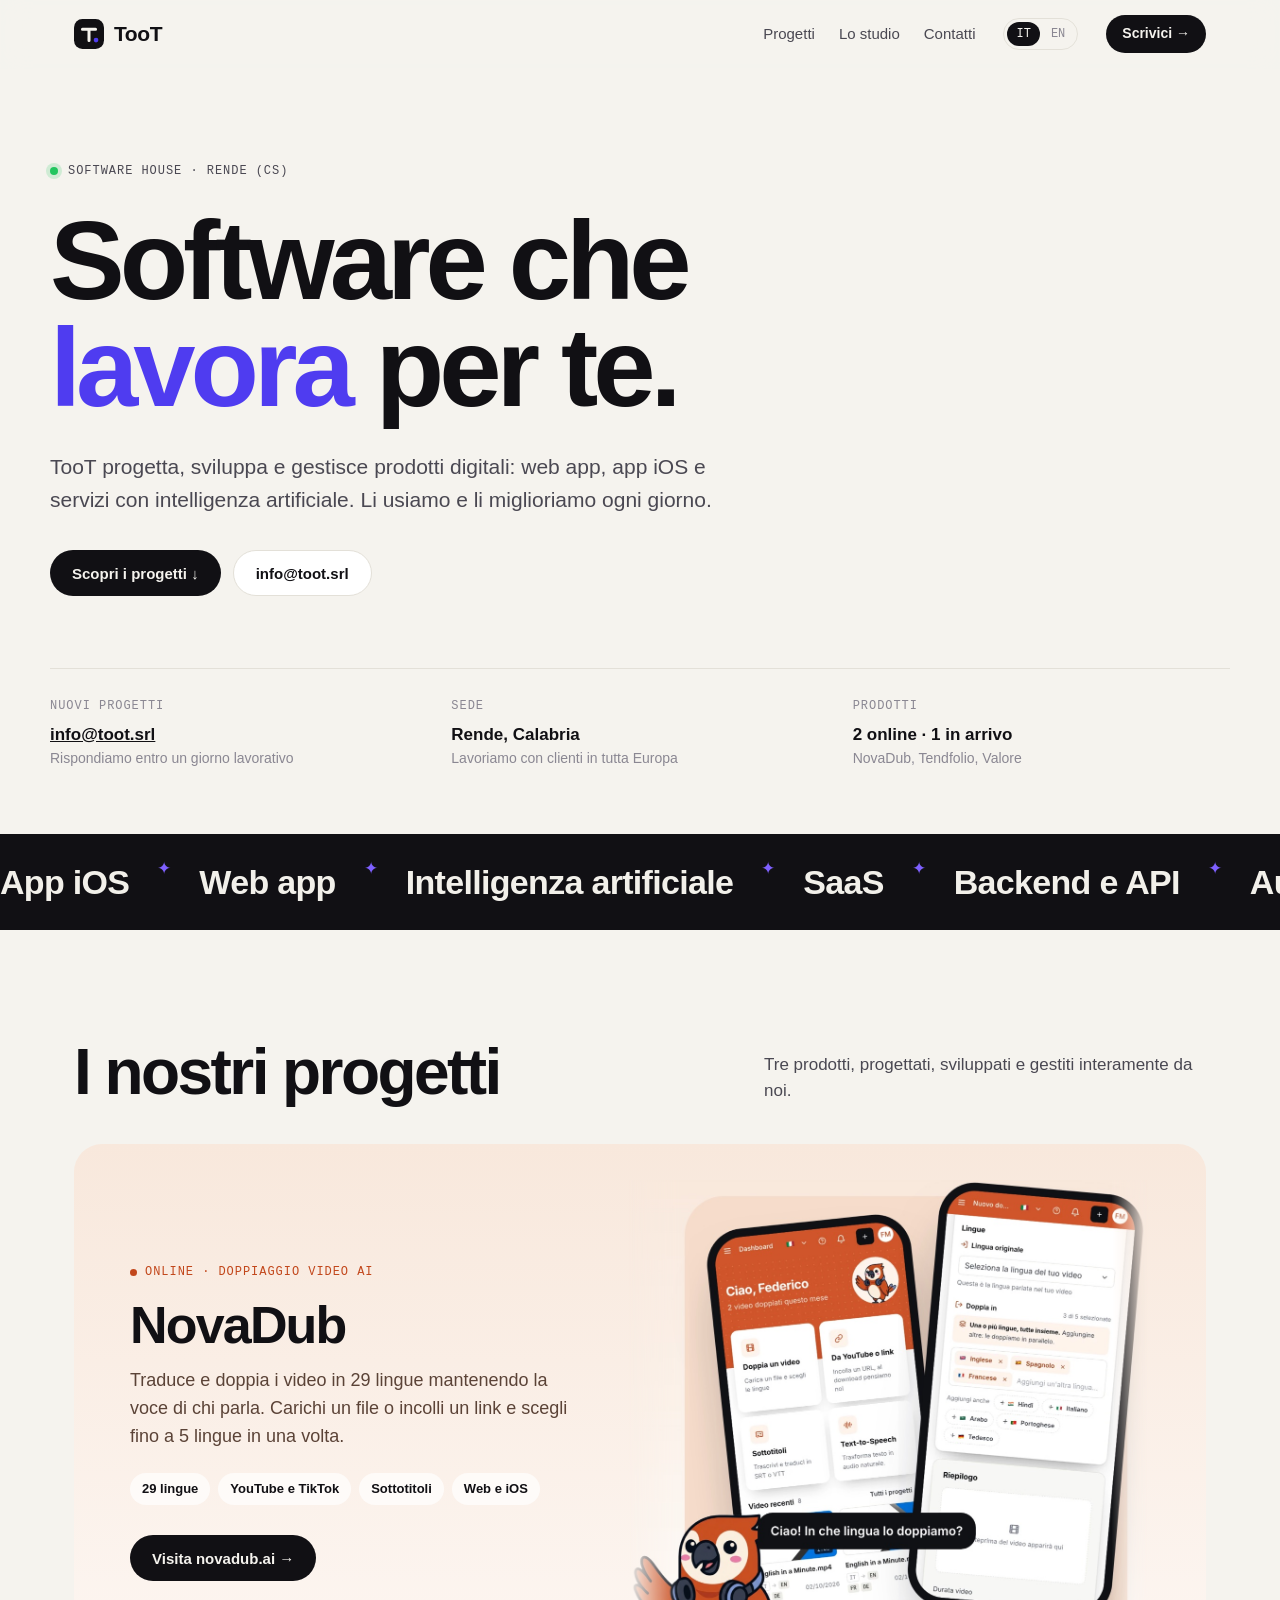
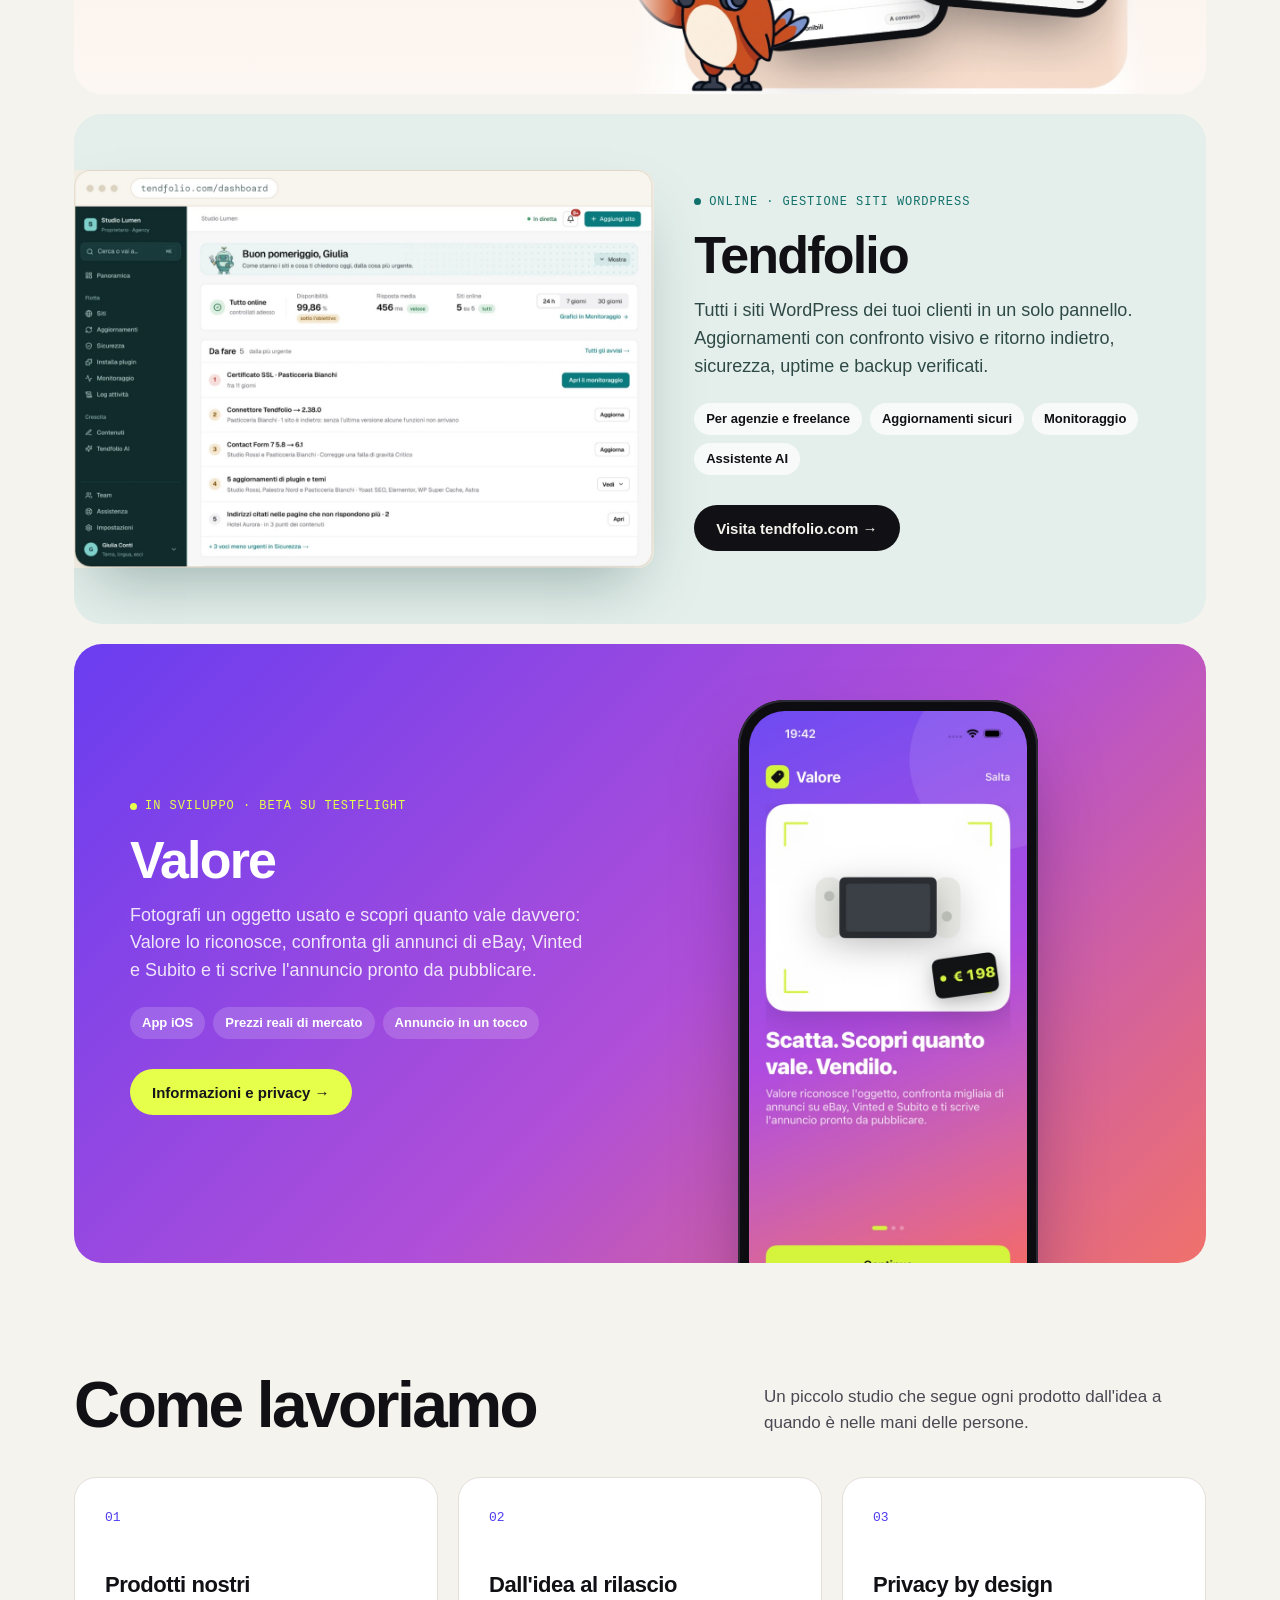
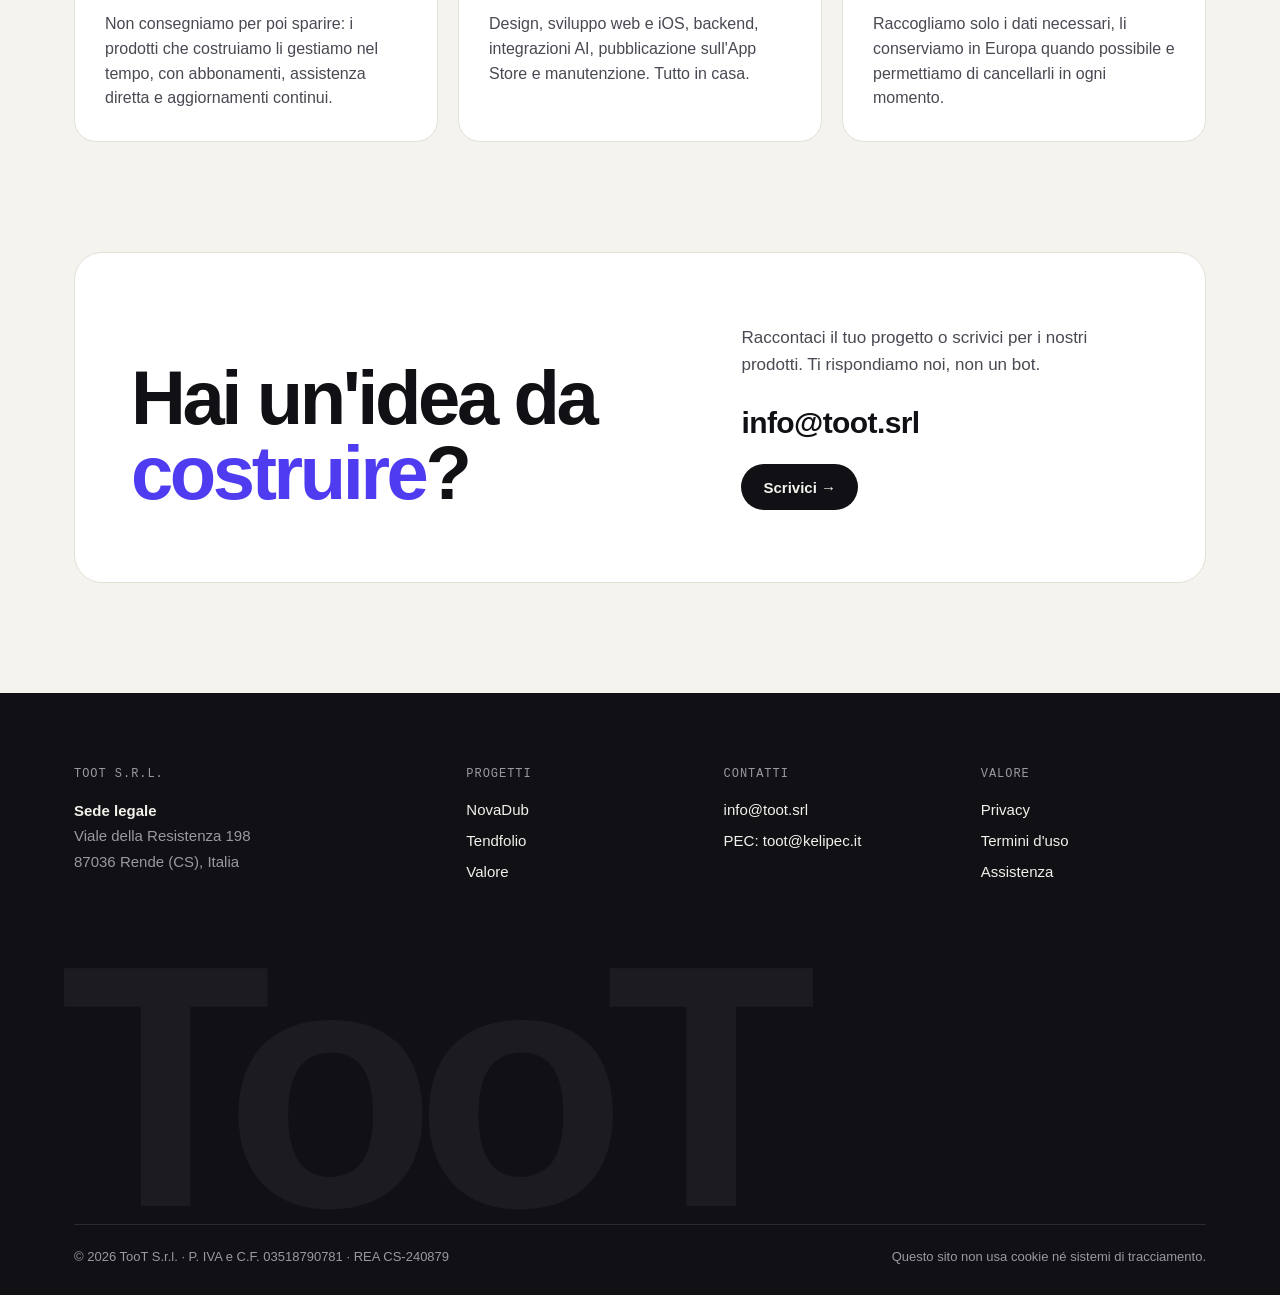
<file: index.html>
<!doctype html>
<html lang="it">
<head>
  <meta charset="utf-8">
  <meta name="viewport" content="width=device-width, initial-scale=1">
  <title>TooT S.r.l. — Software house a Rende</title>
  <meta name="description" content="TooT S.r.l. progetta, sviluppa e gestisce prodotti digitali: NovaDub, Tendfolio e Valore.">
  <meta property="og:title" content="TooT S.r.l. — Software house a Rende">
  <meta property="og:description" content="Progettiamo, sviluppiamo e gestiamo prodotti digitali: NovaDub, Tendfolio e Valore.">
  <meta property="og:image" content="https://toot.srl/img/tendfolio.jpg">
  <link rel="alternate" hreflang="it" href="https://toot.srl/">
  <link rel="alternate" hreflang="en" href="https://toot.srl/en/">
  <link rel="icon" href="/favicon.svg" type="image/svg+xml">
  <link rel="stylesheet" href="/style.css">
</head>
<body>
  <header class="nav">
    <div class="wrap">
      <a class="brand" href="/">
        <svg viewBox="0 0 32 32" aria-hidden="true"><rect width="32" height="32" rx="9" fill="#111014"/><path d="M9 11h14M16 11v12" stroke="#f5f3ee" stroke-width="3.2" stroke-linecap="round"/><circle cx="23.5" cy="22.5" r="2.5" fill="#4f3cf0"/></svg>
        TooT
      </a>
      <nav class="nav-links"><a href="#progetti">Progetti</a><a href="#studio">Lo studio</a><a href="#contatti">Contatti</a></nav>
      <div class="lang"><span>IT</span><a href="/en/">EN</a></div>
      <a class="btn btn-dark btn-sm" href="mailto:info@toot.srl">Scrivici →</a>
    </div>
  </header>

  <main>
    <div class="wrap hero">
      <div class="eyebrow mono"><i></i>Software house · Rende (CS)</div>
      <h1>Software che <em>lavora</em> per te.</h1>
      <p class="lead">TooT progetta, sviluppa e gestisce prodotti digitali: web app, app iOS e servizi con intelligenza artificiale. Li usiamo e li miglioriamo ogni giorno.</p>
      <div class="actions">
        <a class="btn btn-dark" href="#progetti">Scopri i progetti ↓</a>
        <a class="btn btn-ghost" href="mailto:info@toot.srl">info@toot.srl</a>
      </div>
      <div class="facts">
        <div><div class="mono">Nuovi progetti</div><p><a href="mailto:info@toot.srl">info@toot.srl</a><small>Rispondiamo entro un giorno lavorativo</small></p></div>
        <div><div class="mono">Sede</div><p>Rende, Calabria<small>Lavoriamo con clienti in tutta Europa</small></p></div>
        <div><div class="mono">Prodotti</div><p>2 online · 1 in arrivo<small>NovaDub, Tendfolio, Valore</small></p></div>
      </div>
    </div>

    <div class="band" aria-hidden="true">
      <div class="track">
        <span>App iOS</span><b>✦</b><span>Web app</span><b>✦</b><span>Intelligenza artificiale</span><b>✦</b><span>SaaS</span><b>✦</b><span>Backend e API</span><b>✦</b><span>Automazioni</span><b>✦</b>
        <span>App iOS</span><b>✦</b><span>Web app</span><b>✦</b><span>Intelligenza artificiale</span><b>✦</b><span>SaaS</span><b>✦</b><span>Backend e API</span><b>✦</b><span>Automazioni</span><b>✦</b>
      </div>
    </div>

    <section id="progetti">
      <div class="wrap">
        <div class="section-head">
          <h2>I nostri progetti</h2>
          <p>Tre prodotti, progettati, sviluppati e gestiti interamente da noi.</p>
        </div>

        <div class="projects">
          <article class="project p-nova">
            <div class="copy">
              <div class="mono badge"><i></i>Online · Doppiaggio video AI</div>
              <h3>NovaDub</h3>
              <p>Traduce e doppia i video in 29 lingue mantenendo la voce di chi parla. Carichi un file o incolli un link e scegli fino a 5 lingue in una volta.</p>
              <ul class="chips"><li>29 lingue</li><li>YouTube e TikTok</li><li>Sottotitoli</li><li>Web e iOS</li></ul>
              <a class="btn btn-dark" href="https://novadub.ai">Visita novadub.ai →</a>
            </div>
            <div class="visual"><img src="/img/novadub.jpg" alt="L'app NovaDub: dashboard e scelta delle lingue per il doppiaggio" width="1100" height="1087" loading="lazy"></div>
          </article>

          <article class="project p-tend flip">
            <div class="copy">
              <div class="mono badge"><i></i>Online · Gestione siti WordPress</div>
              <h3>Tendfolio</h3>
              <p>Tutti i siti WordPress dei tuoi clienti in un solo pannello. Aggiornamenti con confronto visivo e ritorno indietro, sicurezza, uptime e backup verificati.</p>
              <ul class="chips"><li>Per agenzie e freelance</li><li>Aggiornamenti sicuri</li><li>Monitoraggio</li><li>Assistente AI</li></ul>
              <a class="btn btn-dark" href="https://tendfolio.com">Visita tendfolio.com →</a>
            </div>
            <div class="visual"><img src="/img/tendfolio.jpg" alt="La dashboard di Tendfolio con lo stato dei siti e le attività da fare" width="1300" height="892" loading="lazy"></div>
          </article>

          <article class="project p-valore">
            <div class="copy">
              <div class="mono badge"><i></i>In sviluppo · Beta su TestFlight</div>
              <h3>Valore</h3>
              <p>Fotografi un oggetto usato e scopri quanto vale davvero: Valore lo riconosce, confronta gli annunci di eBay, Vinted e Subito e ti scrive l'annuncio pronto da pubblicare.</p>
              <ul class="chips"><li>App iOS</li><li>Prezzi reali di mercato</li><li>Annuncio in un tocco</li></ul>
              <a class="btn btn-dark" href="https://dicemans.github.io/valore/it/">Informazioni e privacy →</a>
            </div>
            <div class="visual"><div class="phone"><img src="/img/valore.jpg" alt="Valore: scatta, scopri quanto vale, vendilo" width="598" height="1300" loading="lazy"></div></div>
          </article>
        </div>
      </div>
    </section>

    <section id="studio">
      <div class="wrap">
        <div class="section-head">
          <h2>Come lavoriamo</h2>
          <p>Un piccolo studio che segue ogni prodotto dall'idea a quando è nelle mani delle persone.</p>
        </div>
        <div class="pillars">
          <div class="pillar"><div class="num">01</div><h3>Prodotti nostri</h3><p>Non consegniamo per poi sparire: i prodotti che costruiamo li gestiamo nel tempo, con abbonamenti, assistenza diretta e aggiornamenti continui.</p></div>
          <div class="pillar"><div class="num">02</div><h3>Dall'idea al rilascio</h3><p>Design, sviluppo web e iOS, backend, integrazioni AI, pubblicazione sull'App Store e manutenzione. Tutto in casa.</p></div>
          <div class="pillar"><div class="num">03</div><h3>Privacy by design</h3><p>Raccogliamo solo i dati necessari, li conserviamo in Europa quando possibile e permettiamo di cancellarli in ogni momento.</p></div>
        </div>
      </div>
    </section>

    <div class="wrap" id="contatti">
      <div class="cta">
        <h2>Hai un'idea da <em>costruire</em>?</h2>
        <div class="side">
          <p>Raccontaci il tuo progetto o scrivici per i nostri prodotti. Ti rispondiamo noi, non un bot.</p>
          <a class="mail" href="mailto:info@toot.srl">info@toot.srl</a>
          <a class="btn btn-dark" href="mailto:info@toot.srl">Scrivici →</a>
        </div>
      </div>
    </div>
  </main>

  <footer>
    <div class="wrap">
      <div class="foot-grid">
        <div class="foot-about">
          <div class="mono">TooT S.r.l.</div>
          <p><strong>Sede legale</strong><br>Viale della Resistenza 198<br>87036 Rende (CS), Italia</p>
        </div>
        <div>
          <div class="mono">Progetti</div>
          <ul><li><a href="https://novadub.ai">NovaDub</a></li><li><a href="https://tendfolio.com">Tendfolio</a></li><li><a href="https://dicemans.github.io/valore/it/">Valore</a></li></ul>
        </div>
        <div>
          <div class="mono">Contatti</div>
          <ul><li><a href="mailto:info@toot.srl">info@toot.srl</a></li><li><a href="mailto:toot@kelipec.it">PEC: toot@kelipec.it</a></li></ul>
        </div>
        <div>
          <div class="mono">Valore</div>
          <ul><li><a href="https://dicemans.github.io/valore/it/privacy">Privacy</a></li><li><a href="https://dicemans.github.io/valore/it/terms">Termini d'uso</a></li><li><a href="https://dicemans.github.io/valore/it/support">Assistenza</a></li></ul>
        </div>
      </div>
      <div class="wordmark" aria-hidden="true">TooT</div>
      <div class="legal-bar">
        <span>© <span class="y">2026</span> TooT S.r.l. · P. IVA e C.F. 03518790781 · REA CS-240879</span>
        <span>Questo sito non usa cookie né sistemi di tracciamento.</span>
      </div>
    </div>
  </footer>
  <script>document.querySelectorAll('.y').forEach(function (el) { el.textContent = new Date().getFullYear(); });</script>
</body>
</html>
</file>
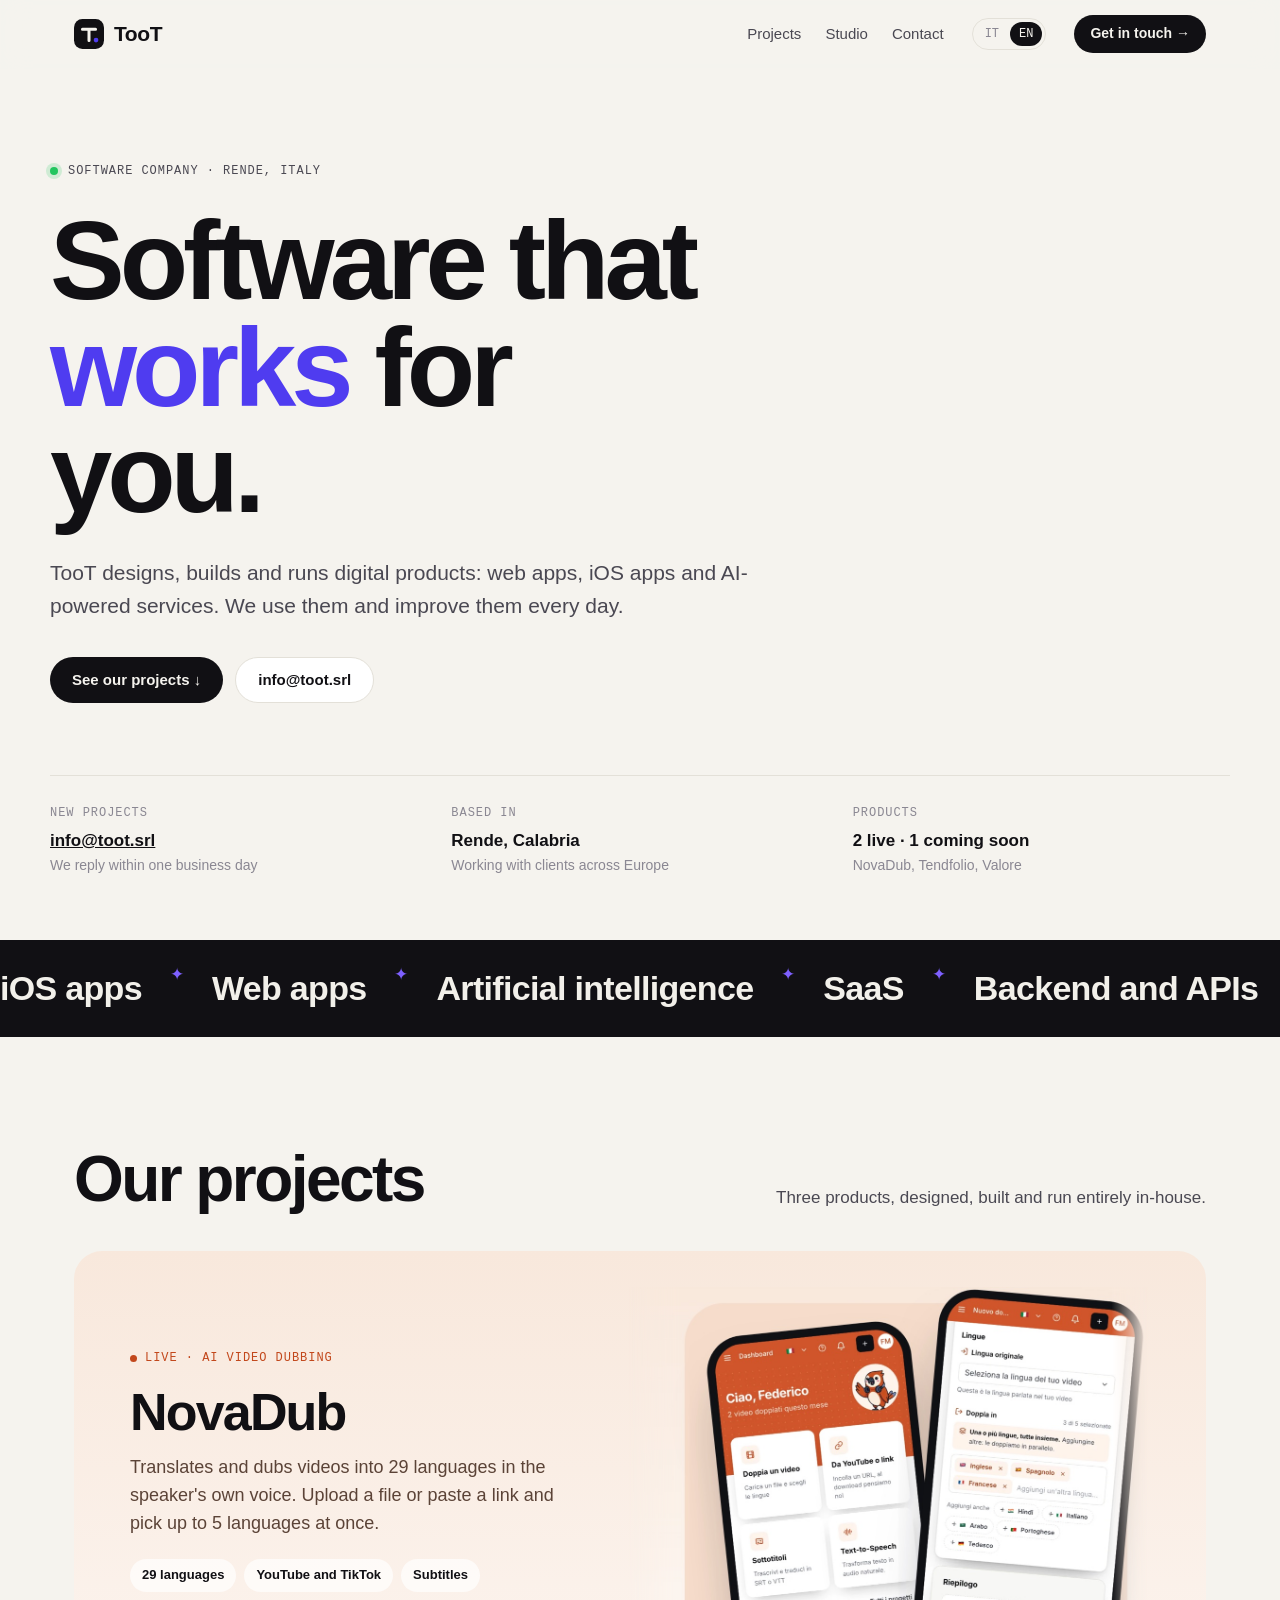
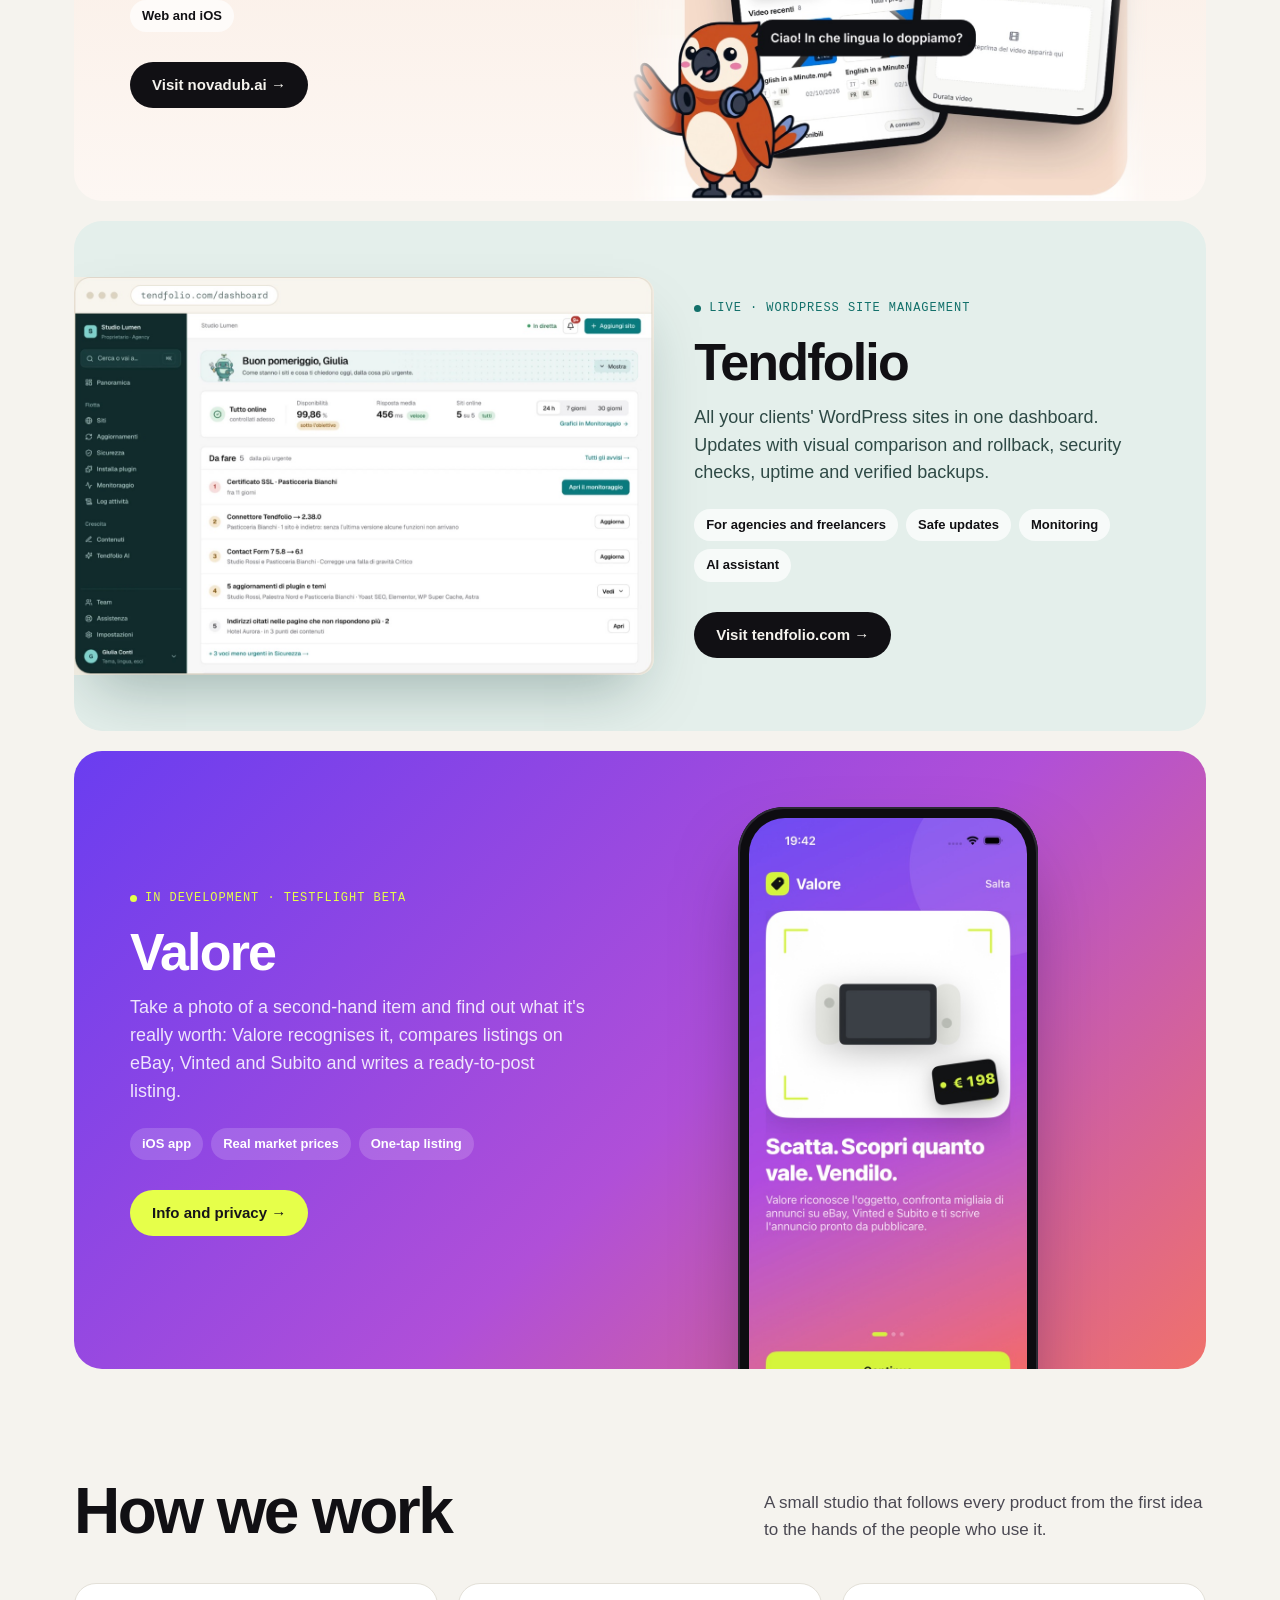
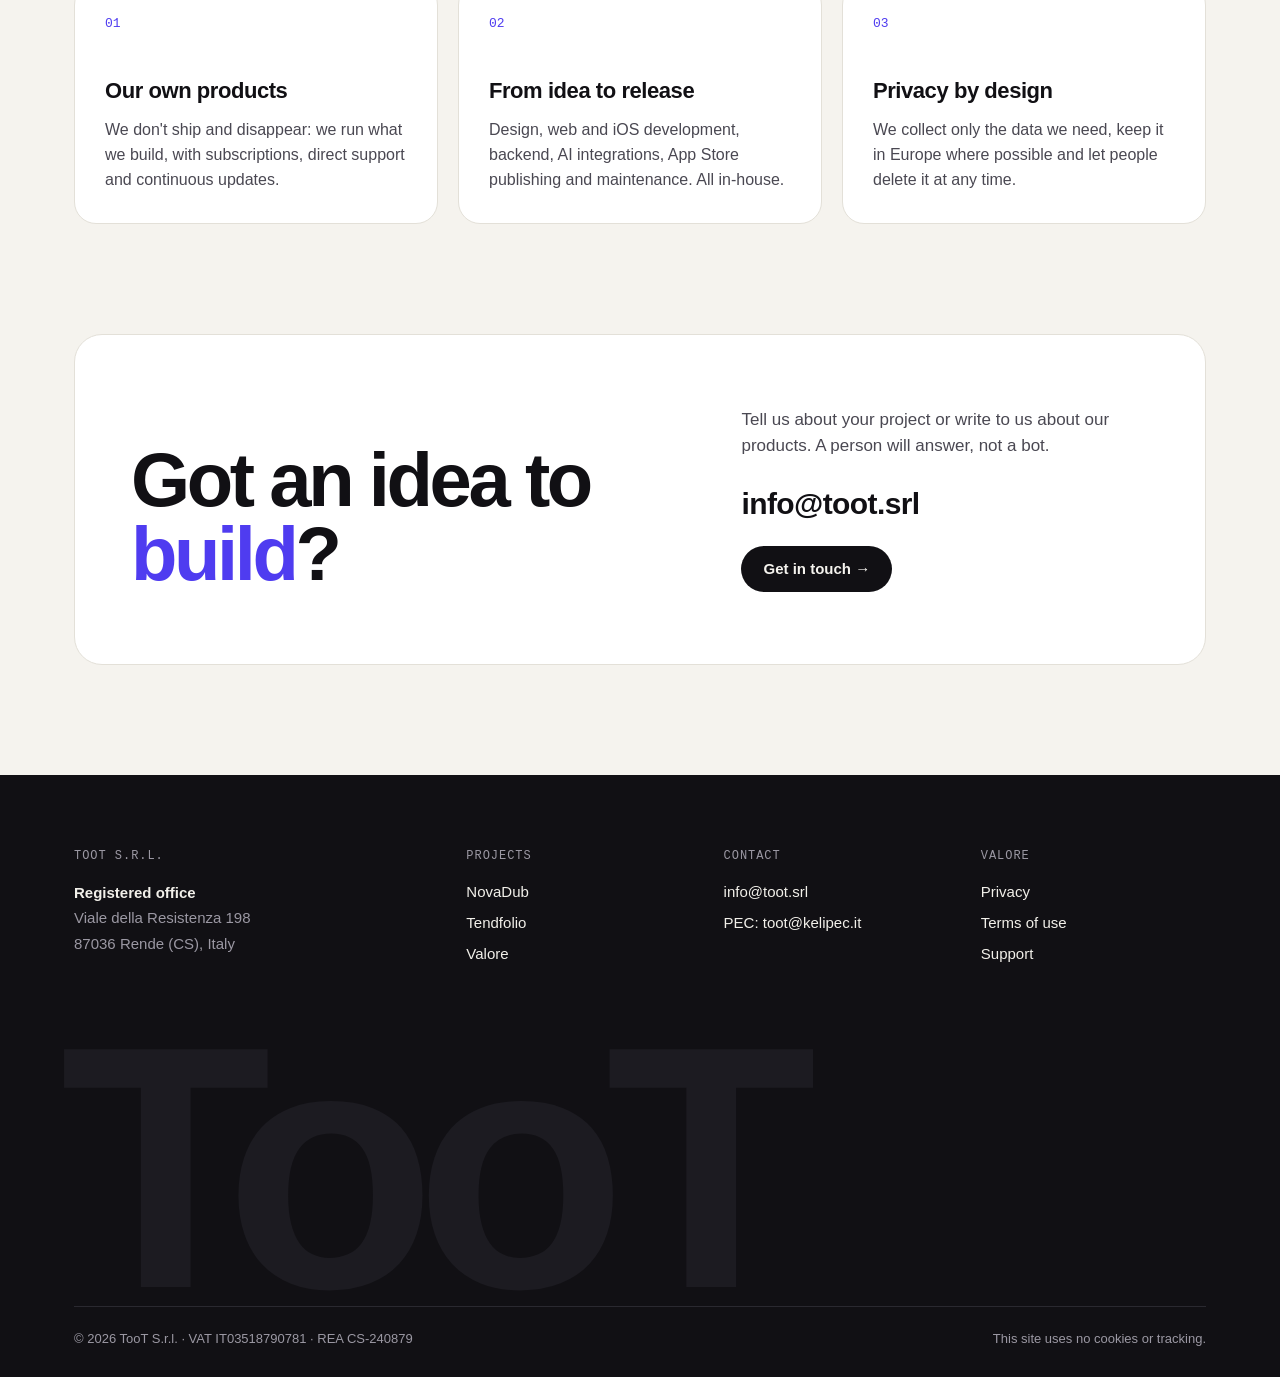
<file: en/index.html>
<!doctype html>
<html lang="en">
<head>
  <meta charset="utf-8">
  <meta name="viewport" content="width=device-width, initial-scale=1">
  <title>TooT S.r.l. — Software company in Italy</title>
  <meta name="description" content="TooT S.r.l. designs, builds and runs digital products: NovaDub, Tendfolio and Valore.">
  <meta property="og:title" content="TooT S.r.l. — Software company in Italy">
  <meta property="og:description" content="We design, build and run digital products: NovaDub, Tendfolio and Valore.">
  <meta property="og:image" content="https://toot.srl/img/tendfolio.jpg">
  <link rel="alternate" hreflang="it" href="https://toot.srl/">
  <link rel="alternate" hreflang="en" href="https://toot.srl/en/">
  <link rel="icon" href="/favicon.svg" type="image/svg+xml">
  <link rel="stylesheet" href="/style.css">
</head>
<body>
  <header class="nav">
    <div class="wrap">
      <a class="brand" href="/en/">
        <svg viewBox="0 0 32 32" aria-hidden="true"><rect width="32" height="32" rx="9" fill="#111014"/><path d="M9 11h14M16 11v12" stroke="#f5f3ee" stroke-width="3.2" stroke-linecap="round"/><circle cx="23.5" cy="22.5" r="2.5" fill="#4f3cf0"/></svg>
        TooT
      </a>
      <nav class="nav-links"><a href="#projects">Projects</a><a href="#studio">Studio</a><a href="#contact">Contact</a></nav>
      <div class="lang"><a href="/">IT</a><span>EN</span></div>
      <a class="btn btn-dark btn-sm" href="mailto:info@toot.srl">Get in touch →</a>
    </div>
  </header>

  <main>
    <div class="wrap hero">
      <div class="eyebrow mono"><i></i>Software company · Rende, Italy</div>
      <h1>Software that <em>works</em> for you.</h1>
      <p class="lead">TooT designs, builds and runs digital products: web apps, iOS apps and AI-powered services. We use them and improve them every day.</p>
      <div class="actions">
        <a class="btn btn-dark" href="#projects">See our projects ↓</a>
        <a class="btn btn-ghost" href="mailto:info@toot.srl">info@toot.srl</a>
      </div>
      <div class="facts">
        <div><div class="mono">New projects</div><p><a href="mailto:info@toot.srl">info@toot.srl</a><small>We reply within one business day</small></p></div>
        <div><div class="mono">Based in</div><p>Rende, Calabria<small>Working with clients across Europe</small></p></div>
        <div><div class="mono">Products</div><p>2 live · 1 coming soon<small>NovaDub, Tendfolio, Valore</small></p></div>
      </div>
    </div>

    <div class="band" aria-hidden="true">
      <div class="track">
        <span>iOS apps</span><b>✦</b><span>Web apps</span><b>✦</b><span>Artificial intelligence</span><b>✦</b><span>SaaS</span><b>✦</b><span>Backend and APIs</span><b>✦</b><span>Automation</span><b>✦</b>
        <span>iOS apps</span><b>✦</b><span>Web apps</span><b>✦</b><span>Artificial intelligence</span><b>✦</b><span>SaaS</span><b>✦</b><span>Backend and APIs</span><b>✦</b><span>Automation</span><b>✦</b>
      </div>
    </div>

    <section id="projects">
      <div class="wrap">
        <div class="section-head">
          <h2>Our projects</h2>
          <p>Three products, designed, built and run entirely in-house.</p>
        </div>

        <div class="projects">
          <article class="project p-nova">
            <div class="copy">
              <div class="mono badge"><i></i>Live · AI video dubbing</div>
              <h3>NovaDub</h3>
              <p>Translates and dubs videos into 29 languages in the speaker's own voice. Upload a file or paste a link and pick up to 5 languages at once.</p>
              <ul class="chips"><li>29 languages</li><li>YouTube and TikTok</li><li>Subtitles</li><li>Web and iOS</li></ul>
              <a class="btn btn-dark" href="https://novadub.ai">Visit novadub.ai →</a>
            </div>
            <div class="visual"><img src="/img/novadub.jpg" alt="The NovaDub app: dashboard and dubbing language picker" width="1100" height="1087" loading="lazy"></div>
          </article>

          <article class="project p-tend flip">
            <div class="copy">
              <div class="mono badge"><i></i>Live · WordPress site management</div>
              <h3>Tendfolio</h3>
              <p>All your clients' WordPress sites in one dashboard. Updates with visual comparison and rollback, security checks, uptime and verified backups.</p>
              <ul class="chips"><li>For agencies and freelancers</li><li>Safe updates</li><li>Monitoring</li><li>AI assistant</li></ul>
              <a class="btn btn-dark" href="https://tendfolio.com">Visit tendfolio.com →</a>
            </div>
            <div class="visual"><img src="/img/tendfolio.jpg" alt="The Tendfolio dashboard with site status and to-do items" width="1300" height="892" loading="lazy"></div>
          </article>

          <article class="project p-valore">
            <div class="copy">
              <div class="mono badge"><i></i>In development · TestFlight beta</div>
              <h3>Valore</h3>
              <p>Take a photo of a second-hand item and find out what it's really worth: Valore recognises it, compares listings on eBay, Vinted and Subito and writes a ready-to-post listing.</p>
              <ul class="chips"><li>iOS app</li><li>Real market prices</li><li>One-tap listing</li></ul>
              <a class="btn btn-dark" href="https://dicemans.github.io/valore/en/">Info and privacy →</a>
            </div>
            <div class="visual"><div class="phone"><img src="/img/valore.jpg" alt="Valore: snap it, see what it's worth, sell it" width="598" height="1300" loading="lazy"></div></div>
          </article>
        </div>
      </div>
    </section>

    <section id="studio">
      <div class="wrap">
        <div class="section-head">
          <h2>How we work</h2>
          <p>A small studio that follows every product from the first idea to the hands of the people who use it.</p>
        </div>
        <div class="pillars">
          <div class="pillar"><div class="num">01</div><h3>Our own products</h3><p>We don't ship and disappear: we run what we build, with subscriptions, direct support and continuous updates.</p></div>
          <div class="pillar"><div class="num">02</div><h3>From idea to release</h3><p>Design, web and iOS development, backend, AI integrations, App Store publishing and maintenance. All in-house.</p></div>
          <div class="pillar"><div class="num">03</div><h3>Privacy by design</h3><p>We collect only the data we need, keep it in Europe where possible and let people delete it at any time.</p></div>
        </div>
      </div>
    </section>

    <div class="wrap" id="contact">
      <div class="cta">
        <h2>Got an idea to <em>build</em>?</h2>
        <div class="side">
          <p>Tell us about your project or write to us about our products. A person will answer, not a bot.</p>
          <a class="mail" href="mailto:info@toot.srl">info@toot.srl</a>
          <a class="btn btn-dark" href="mailto:info@toot.srl">Get in touch →</a>
        </div>
      </div>
    </div>
  </main>

  <footer>
    <div class="wrap">
      <div class="foot-grid">
        <div class="foot-about">
          <div class="mono">TooT S.r.l.</div>
          <p><strong>Registered office</strong><br>Viale della Resistenza 198<br>87036 Rende (CS), Italy</p>
        </div>
        <div>
          <div class="mono">Projects</div>
          <ul><li><a href="https://novadub.ai">NovaDub</a></li><li><a href="https://tendfolio.com">Tendfolio</a></li><li><a href="https://dicemans.github.io/valore/en/">Valore</a></li></ul>
        </div>
        <div>
          <div class="mono">Contact</div>
          <ul><li><a href="mailto:info@toot.srl">info@toot.srl</a></li><li><a href="mailto:toot@kelipec.it">PEC: toot@kelipec.it</a></li></ul>
        </div>
        <div>
          <div class="mono">Valore</div>
          <ul><li><a href="https://dicemans.github.io/valore/en/privacy">Privacy</a></li><li><a href="https://dicemans.github.io/valore/en/terms">Terms of use</a></li><li><a href="https://dicemans.github.io/valore/en/support">Support</a></li></ul>
        </div>
      </div>
      <div class="wordmark" aria-hidden="true">TooT</div>
      <div class="legal-bar">
        <span>© <span class="y">2026</span> TooT S.r.l. · VAT IT03518790781 · REA CS-240879</span>
        <span>This site uses no cookies or tracking.</span>
      </div>
    </div>
  </footer>
  <script>document.querySelectorAll('.y').forEach(function (el) { el.textContent = new Date().getFullYear(); });</script>
</body>
</html>
</file>
<file: style.css>
:root {
  --paper: #f5f3ee;
  --card: #ffffff;
  --ink: #111014;
  --ink-2: #4a4852;
  --ink-3: #8a8792;
  --line: #e3e0d8;
  --accent: #4f3cf0;
  --night: #111014;
  --night-2: #1c1b21;
  --night-text: #f2f0ea;
  --night-muted: #9b98a3;
  --nova: #f7e6da;
  --nova-ink: #c2471b;
  --tend: #e4efeb;
  --tend-ink: #12706a;
  --sans: -apple-system, BlinkMacSystemFont, "SF Pro Display", "Segoe UI", Roboto, "Helvetica Neue", Arial, sans-serif;
  --mono: ui-monospace, "SF Mono", SFMono-Regular, Menlo, Consolas, monospace;
  --radius: 28px;
}

* { box-sizing: border-box; }
html { -webkit-text-size-adjust: 100%; scroll-behavior: smooth; }
body {
  margin: 0;
  background: var(--paper);
  color: var(--ink);
  font: 17px/1.55 var(--sans);
  -webkit-font-smoothing: antialiased;
  overflow-x: hidden;
}
img { display: block; max-width: 100%; height: auto; }
a { color: inherit; }
.wrap { max-width: 1180px; margin: 0 auto; padding: 0 24px; }
.mono { font-family: var(--mono); font-size: 12px; letter-spacing: .08em; text-transform: uppercase; }

/* Nav */
.nav {
  position: sticky; top: 0; z-index: 10;
  background: color-mix(in srgb, var(--paper) 82%, transparent);
  backdrop-filter: saturate(1.6) blur(14px);
  -webkit-backdrop-filter: saturate(1.6) blur(14px);
  border-bottom: 1px solid transparent;
}
.nav .wrap { display: flex; align-items: center; gap: 28px; height: 68px; }
.brand { display: flex; align-items: center; gap: 10px; font-weight: 800; font-size: 21px; letter-spacing: -.02em; text-decoration: none; }
.brand svg { width: 30px; height: 30px; flex: none; }
.nav-links { display: flex; gap: 24px; margin-left: auto; font-size: 15px; }
.nav-links a { text-decoration: none; color: var(--ink-2); }
.nav-links a:hover { color: var(--ink); }
.lang { display: flex; gap: 2px; font-family: var(--mono); font-size: 12px; border: 1px solid var(--line); border-radius: 999px; padding: 3px; }
.lang a, .lang span { padding: 3px 9px; border-radius: 999px; text-decoration: none; color: var(--ink-3); }
.lang span { background: var(--ink); color: var(--paper); }

.btn {
  display: inline-flex; align-items: center; gap: 8px; height: 46px; padding: 0 22px;
  border-radius: 999px; font-weight: 600; font-size: 15px; text-decoration: none;
  transition: transform .15s ease, background .15s ease;
}
.btn:hover { transform: translateY(-1px); }
.btn-dark { background: var(--ink); color: var(--paper); }
.btn-ghost { border: 1px solid var(--line); background: var(--card); color: var(--ink); }
.btn-light { background: var(--paper); color: var(--ink); }
.btn-sm { height: 38px; padding: 0 16px; font-size: 14px; }

/* Hero */
.hero { padding: 88px 0 64px; }
.eyebrow { display: inline-flex; align-items: center; gap: 10px; color: var(--ink-2); margin-bottom: 28px; }
.eyebrow i { width: 8px; height: 8px; border-radius: 50%; background: #22c55e; box-shadow: 0 0 0 4px rgba(34, 197, 94, .18); }
.hero h1 {
  font-size: clamp(46px, 9vw, 112px); line-height: .95; letter-spacing: -.045em; font-weight: 800;
  margin: 0 0 30px; max-width: 11ch;
}
.hero h1 em { font-style: normal; color: var(--accent); }
.hero .lead { font-size: clamp(18px, 2vw, 21px); color: var(--ink-2); max-width: 34em; margin: 0 0 34px; }
.hero .actions { display: flex; flex-wrap: wrap; gap: 12px; }
.facts {
  display: grid; grid-template-columns: repeat(3, 1fr); gap: 24px;
  margin-top: 72px; padding-top: 28px; border-top: 1px solid var(--line);
}
.facts .mono { color: var(--ink-3); margin-bottom: 6px; }
.facts p { margin: 0; font-weight: 600; }
.facts small { display: block; color: var(--ink-3); font-weight: 400; font-size: 14px; }

/* Marquee */
.band { background: var(--night); color: var(--night-text); overflow: hidden; padding: 22px 0; }
.track { display: flex; width: max-content; animation: slide 38s linear infinite; }
.track span { font-size: clamp(22px, 3vw, 34px); font-weight: 700; letter-spacing: -.02em; white-space: nowrap; padding-right: 28px; }
.track b { color: var(--accent); filter: brightness(1.6); padding-right: 28px; font-weight: 400; }
@keyframes slide { to { transform: translateX(-50%); } }
@media (prefers-reduced-motion: reduce) { .track { animation: none; } }

/* Sections */
section { padding: 110px 0 0; }
.section-head { display: flex; justify-content: space-between; align-items: end; gap: 24px; margin-bottom: 40px; flex-wrap: wrap; }
.section-head h2 { font-size: clamp(36px, 5.5vw, 64px); line-height: 1; letter-spacing: -.04em; margin: 0; font-weight: 800; }
.section-head p { margin: 0; color: var(--ink-2); max-width: 26em; }

/* Projects */
.projects { display: grid; gap: 20px; }
.project {
  display: grid; grid-template-columns: 1fr 1.15fr; align-items: center; gap: 40px;
  border-radius: var(--radius); padding: 56px; overflow: hidden; position: relative;
}
.project.flip { grid-template-columns: 1.15fr 1fr; }
.project.flip .copy { order: 2; }
.project .copy .mono { margin-bottom: 18px; }
.project h3 { font-size: clamp(34px, 4.4vw, 52px); line-height: 1; letter-spacing: -.035em; margin: 0 0 16px; font-weight: 800; }
.project p { margin: 0 0 22px; font-size: 18px; max-width: 30em; }
.chips { display: flex; flex-wrap: wrap; gap: 8px; margin-bottom: 30px; padding: 0; list-style: none; }
.chips li { font-size: 13px; font-weight: 600; padding: 6px 12px; border-radius: 999px; background: rgba(255, 255, 255, .7); }
.badge { display: inline-flex; align-items: center; gap: 8px; }
.badge i { width: 7px; height: 7px; border-radius: 50%; background: currentColor; }

.p-nova { background: linear-gradient(180deg, #f8e8dc 0%, #fdf7f3 100%); }
.p-nova .mono, .p-nova .badge { color: var(--nova-ink); }
.p-nova p { color: #5b4337; }
.p-nova .visual img {
  width: 100%; max-width: 520px; margin: -20px auto -56px;
  -webkit-mask-image: linear-gradient(90deg, transparent 0, #000 10%, #000 93%, transparent 100%); mask-image: linear-gradient(90deg, transparent 0, #000 10%, #000 93%, transparent 100%);
}

.p-tend { background: var(--tend); }
.p-tend .mono, .p-tend .badge { color: var(--tend-ink); }
.p-tend p { color: #2f4a46; }
.p-tend .visual img { width: calc(100% + 56px); max-width: none; margin-left: -56px; border-radius: 0 16px 16px 0; box-shadow: 0 30px 60px -20px rgba(18, 60, 55, .35); }

.p-valore { background: linear-gradient(135deg, #6a3df0 0%, #b04fd8 55%, #f0716b 100%); color: #fff; }
.p-valore .mono, .p-valore .badge { color: #e6ff4a; }
.p-valore p { color: rgba(255, 255, 255, .86); }
.p-valore .chips li { background: rgba(255, 255, 255, .16); color: #fff; }
.p-valore .btn-dark { background: #e6ff4a; color: #16151a; }
.phone {
  width: min(300px, 70%); margin: 0 auto -120px; border-radius: 46px; padding: 11px;
  background: #0d0c10; box-shadow: 0 40px 80px -24px rgba(30, 8, 60, .55), inset 0 0 0 2px #2b2933;
}
.phone img { border-radius: 36px; }

/* Studio */
.pillars { display: grid; grid-template-columns: repeat(3, 1fr); gap: 20px; }
.pillar { background: var(--card); border: 1px solid var(--line); border-radius: 22px; padding: 30px; }
.pillar .num { font-family: var(--mono); font-size: 13px; color: var(--accent); margin-bottom: 40px; }
.pillar h3 { font-size: 22px; letter-spacing: -.02em; margin: 0 0 10px; }
.pillar p { margin: 0; color: var(--ink-2); font-size: 16px; }

/* CTA */
.cta {
  margin-top: 110px; background: var(--card); border: 1px solid var(--line); border-radius: var(--radius);
  padding: 72px 56px; display: grid; grid-template-columns: 1.4fr 1fr; gap: 40px; align-items: end;
}
.cta h2 { font-size: clamp(38px, 6vw, 76px); line-height: .98; letter-spacing: -.045em; margin: 0; font-weight: 800; }
.cta h2 em { font-style: normal; color: var(--accent); }
.cta .side p { color: var(--ink-2); margin: 0 0 22px; }
.cta .mail { display: block; font-size: clamp(22px, 2.6vw, 30px); font-weight: 700; letter-spacing: -.02em; margin-bottom: 18px; text-decoration: none; }
.cta .mail:hover { color: var(--accent); }

/* Footer */
footer { background: var(--night); color: var(--night-text); margin-top: 110px; padding: 72px 0 0; overflow: hidden; }
.foot-grid { display: grid; grid-template-columns: 1.6fr 1fr 1fr 1fr; gap: 32px; }
footer .mono { color: var(--night-muted); margin-bottom: 14px; }
footer ul { list-style: none; margin: 0; padding: 0; display: grid; gap: 8px; font-size: 15px; }
footer a { text-decoration: none; color: var(--night-text); }
footer a:hover { color: #fff; text-decoration: underline; }
.foot-about p { margin: 0; color: var(--night-muted); font-size: 15px; line-height: 1.7; }
.foot-about strong { color: var(--night-text); }
.wordmark {
  font-size: clamp(120px, 27vw, 380px); font-weight: 800; letter-spacing: -.06em; line-height: .8;
  margin: 64px 0 0 -0.04em; color: var(--night-2); user-select: none; white-space: nowrap;
}
.legal-bar {
  display: flex; justify-content: space-between; gap: 16px; flex-wrap: wrap;
  border-top: 1px solid #2a2930; padding: 22px 0 28px; font-size: 13px; color: var(--night-muted);
}

/* Responsive */
@media (max-width: 900px) {
  .nav-links { display: none; }
  .lang { margin-left: auto; }
  .project, .project.flip { grid-template-columns: 1fr; padding: 36px 26px; gap: 28px; }
  .project.flip .copy { order: 0; }
  .p-nova .visual img { margin: 0 auto -36px; }
  .p-tend .visual img { width: 100%; margin-left: 0; border-radius: 14px; }
  .phone { margin-bottom: -90px; }
  .pillars { grid-template-columns: 1fr; }
  .cta { grid-template-columns: 1fr; padding: 44px 26px; }
  .foot-grid { grid-template-columns: 1fr 1fr; }
  .foot-about { grid-column: 1 / -1; }
}
@media (max-width: 560px) {
  .wrap { padding: 0 16px; }
  .nav .btn { display: none; }
  .hero { padding: 56px 0 48px; }
  .facts { grid-template-columns: 1fr; gap: 18px; margin-top: 48px; }
  section { padding-top: 80px; }
}
</file>
